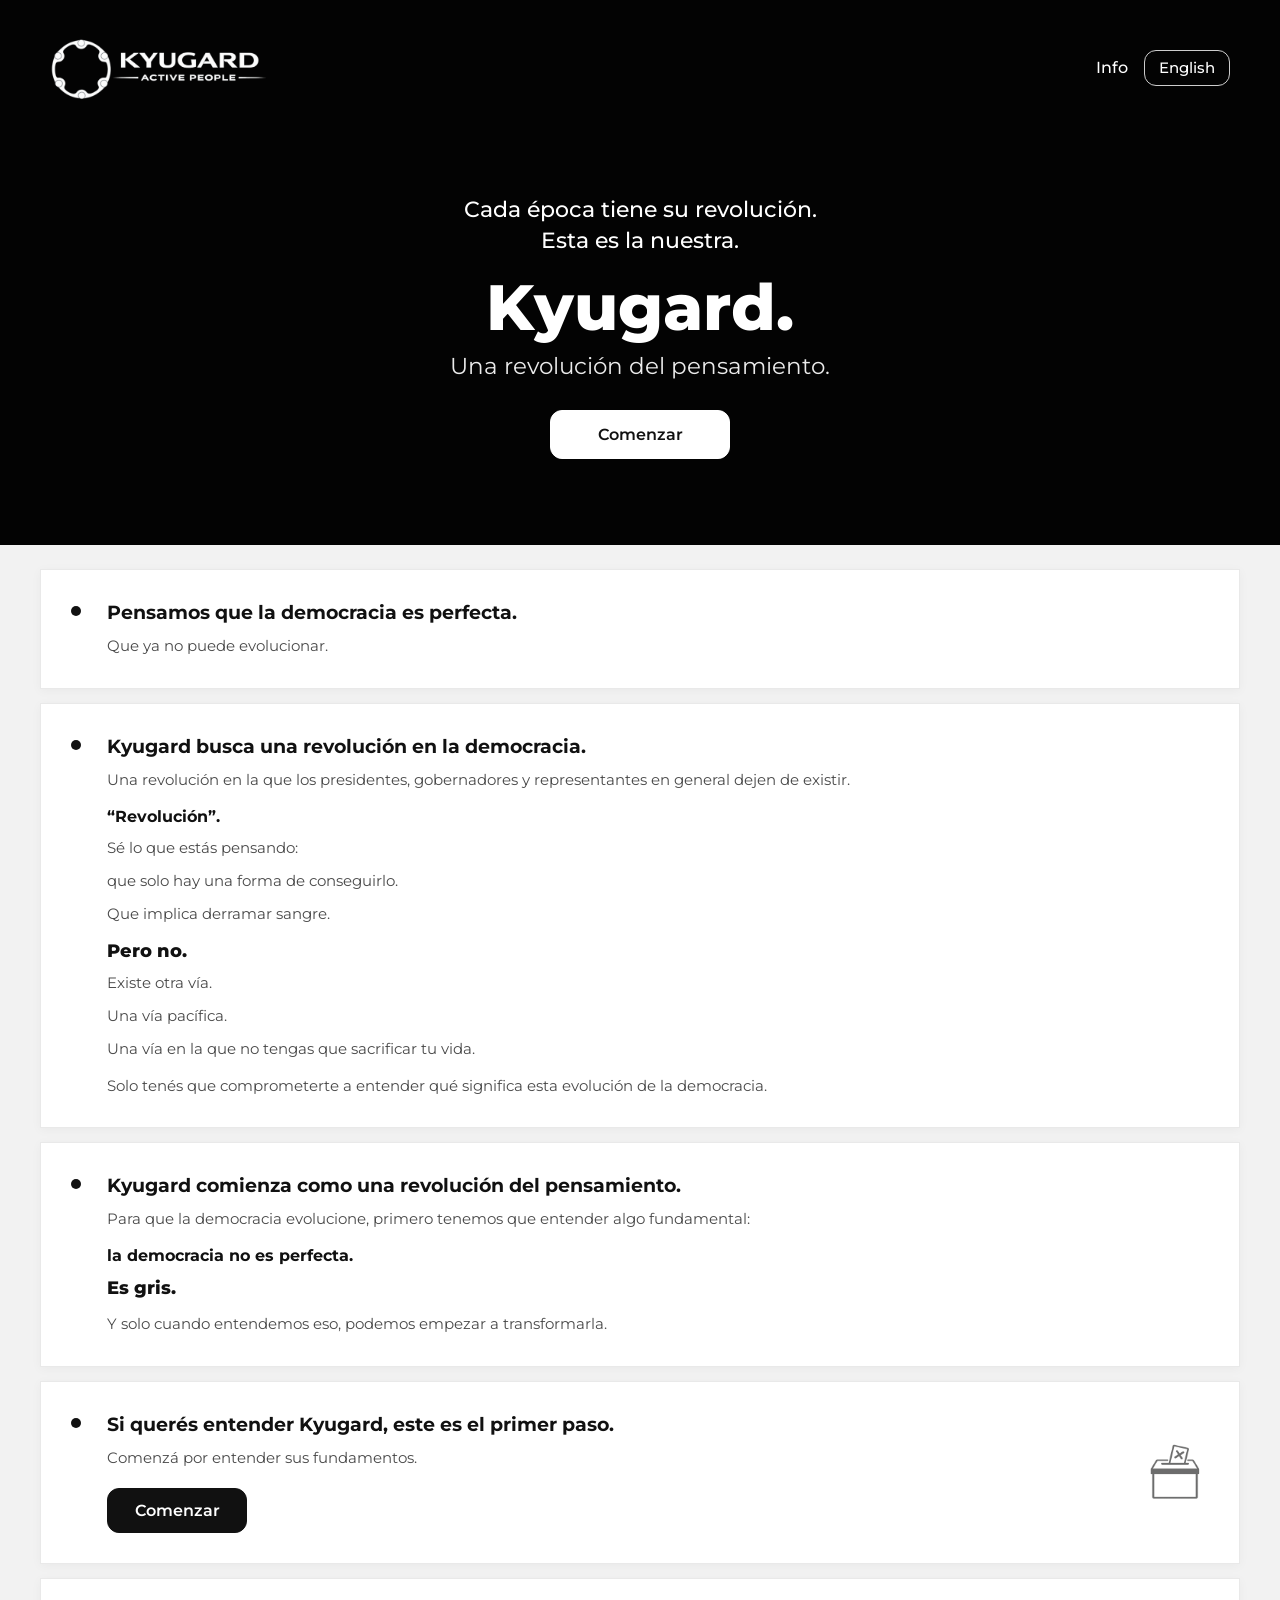
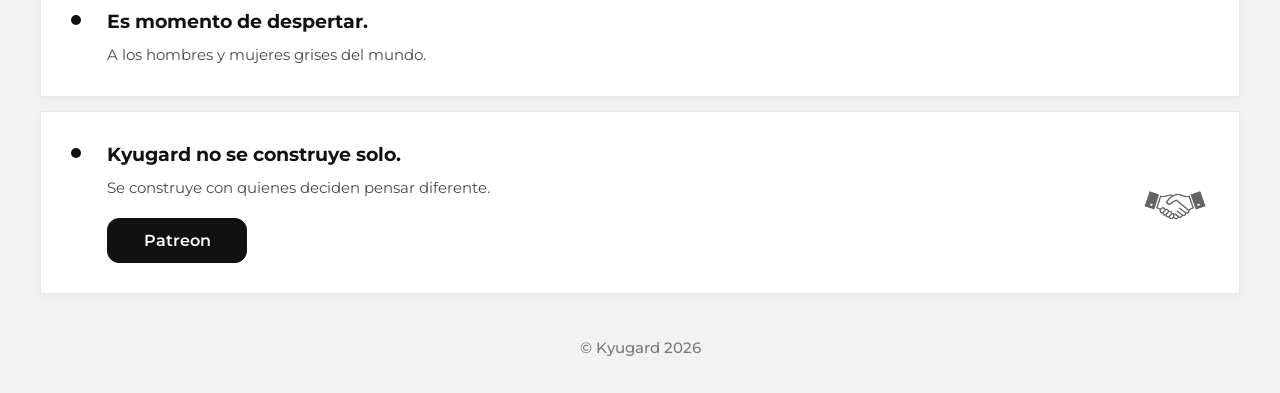
<file: index.html>
<!DOCTYPE html>
<html lang="es">
  <head>
  <link rel="icon" href="/favicon.png" />
<link rel="icon" href="/favicon.png" type="image/png">
  <meta charset="UTF-8" />
  <meta name="viewport" content="width=device-width, initial-scale=1.0" />
  <title>Kyugard</title>

  <link rel="preconnect" href="https://fonts.googleapis.com" />
  <link rel="preconnect" href="https://fonts.gstatic.com" crossorigin />
  <link
    href="https://fonts.googleapis.com/css2?family=Montserrat:wght@400;500;600;700;800&display=swap"
    rel="stylesheet"
  />

  <link rel="stylesheet" href="./css/site.css" />
</head>
<body data-page="home">
  <main class="page">

    <section class="hero">
      <header class="header">
        <a href="./index.html" class="logo-link" aria-label="Ir al inicio">
          <img src="./assets/logo.png" alt="Kyugard" class="logo" />
        </a>

        <nav class="top-nav" aria-label="Navegación principal">
          <a href="./info.html" class="nav-link" data-i18n="navInfo">Info</a>
          <button id="lang-btn" class="lang-btn" type="button">English</button>
        </nav>
      </header>

      <div class="hero-content">
        <p class="hero-kicker" data-i18n="heroKicker">
          Cada época tiene su revolución.<br>Esta es la nuestra.
        </p>

        <h1 class="hero-title" data-i18n="heroTitle">Kyugard.</h1>

        <p class="hero-subtitle" data-i18n="heroSubtitle">
          Una revolución del pensamiento.
        </p>

        <a href="./modules.html" class="hero-cta" data-i18n="start">Comenzar</a>
      </div>
    </section>

    <section class="content">

      <article class="card">
        <div class="card-inner">
          <div class="dot" aria-hidden="true"></div>
          <div class="card-text">
            <p class="card-main" data-i18n="block1Line1">
              Pensamos que la democracia es perfecta.
            </p>
            <p class="card-sub" data-i18n="block1Line2">
              Que ya no puede evolucionar.
            </p>
          </div>
        </div>
      </article>

      <article class="card card-manifest">
        <div class="card-inner">
          <div class="dot" aria-hidden="true"></div>
          <div class="card-text">
            <p class="card-main" data-i18n="manifest1">
              Kyugard busca una revolución en la democracia.
            </p>

            <p class="card-sub" data-i18n="manifest2">
              Una revolución en la que los presidentes, gobernadores y representantes en general dejen de existir.
            </p>

            <p class="card-emphasis" data-i18n="manifest3">“Revolución”.</p>

            <p class="card-sub" data-i18n="manifest4">
              Sé lo que estás pensando:
            </p>

            <p class="card-sub" data-i18n="manifest5">
              que solo hay una forma de conseguirlo.
            </p>

            <p class="card-sub" data-i18n="manifest6">
              Que implica derramar sangre.
            </p>

            <p class="card-break" data-i18n="manifest7">Pero no.</p>

            <p class="card-sub" data-i18n="manifest8">Existe otra vía.</p>
            <p class="card-sub" data-i18n="manifest9">Una vía pacífica.</p>
            <p class="card-sub" data-i18n="manifest10">
              Una vía en la que no tengas que sacrificar tu vida.
            </p>

            <p class="card-sub card-last" data-i18n="manifest11">
              Solo tenés que comprometerte a entender qué significa esta evolución de la democracia.
            </p>
          </div>
        </div>
      </article>

      <article class="card">
        <div class="card-inner">
          <div class="dot" aria-hidden="true"></div>
          <div class="card-text">
            <p class="card-main" data-i18n="idea1">
              Kyugard comienza como una revolución del pensamiento.
            </p>

            <p class="card-sub" data-i18n="idea2">
              Para que la democracia evolucione, primero tenemos que entender algo fundamental:
            </p>

            <p class="card-emphasis" data-i18n="idea3">
              la democracia no es perfecta.
            </p>

            <p class="card-break card-break-soft" data-i18n="idea4">Es gris.</p>

            <p class="card-sub card-last" data-i18n="idea5">
              Y solo cuando entendemos eso, podemos empezar a transformarla.
            </p>
          </div>
        </div>
      </article>

      <article class="card card-media-layout">
        <div class="card-inner">
          <div class="dot" aria-hidden="true"></div>

          <div class="card-text">
            <p class="card-main" data-i18n="course1">
              Si querés entender Kyugard, este es el primer paso.
            </p>

            <p class="card-sub" data-i18n="course2">
              Comenzá por entender sus fundamentos.
            </p>

            <a href="./modules.html" class="card-button" data-i18n="start">
              Comenzar
            </a>
          </div>

          <div class="card-media" aria-hidden="true">
            <img src="./assets/ballot-box.png" alt="" />
          </div>
        </div>
      </article>

      <article class="card">
        <div class="card-inner">
          <div class="dot" aria-hidden="true"></div>
          <div class="card-text">
            <p class="card-main" data-i18n="wake1">
              Es momento de despertar.
            </p>

            <p class="card-sub" data-i18n="wake2">
              A los hombres y mujeres grises del mundo.
            </p>
          </div>
        </div>
      </article>

      <article class="card card-media-layout">
        <div class="card-inner">
          <div class="dot" aria-hidden="true"></div>

          <div class="card-text">
            <p class="card-main" data-i18n="support1">
              Kyugard no se construye solo.
            </p>

            <p class="card-sub" data-i18n="support2">
              Se construye con quienes deciden pensar diferente.
            </p>

            <a
              href="https://patreon.com/kyugardofficial?utm_medium=unknown&utm_source=join_link&utm_campaign=creatorshare_creator&utm_content=copyLink
              target="_blank"
              rel="noopener noreferrer"
              class="card-button"
              data-i18n="patreon"
            >
              Patreon
            </a>
          </div>

          <div class="card-media" aria-hidden="true">
            <img src="./assets/handshake.png" alt="" />
          </div>
        </div>
      </article>

    </section>

    <footer class="footer">
      <p>© Kyugard 2026</p>
    </footer>

  </main>

  <script src="./js/site.js"></script>
</body>
</html>
</file>
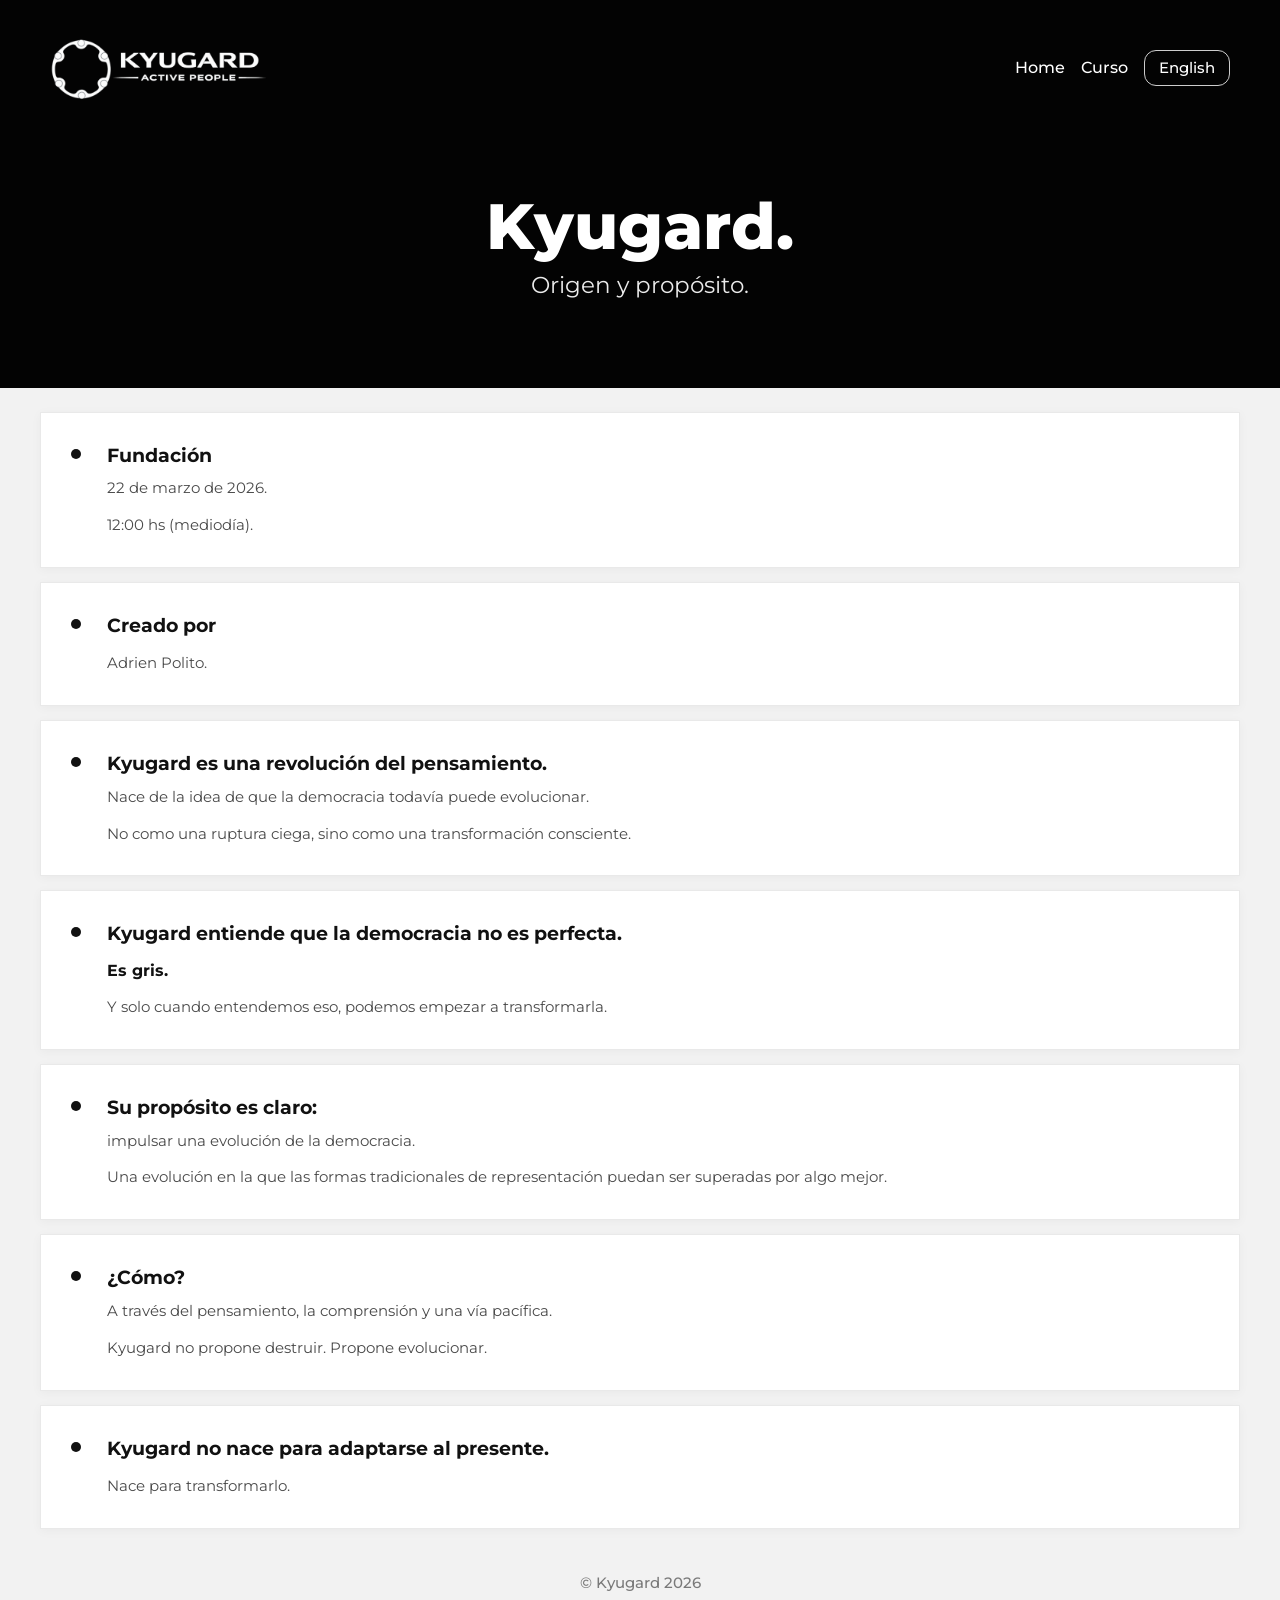
<file: info.html>
<!DOCTYPE html>
<html lang="es">
<head>
  <link rel="icon" href="/favicon.png" type="image/png">
<link rel="shortcut icon" href="/favicon.png">
  <meta charset="UTF-8" />
  <meta name="viewport" content="width=device-width, initial-scale=1.0" />
  <title>Kyugard | Info</title>

  <link rel="preconnect" href="https://fonts.googleapis.com" />
  <link rel="preconnect" href="https://fonts.gstatic.com" crossorigin />
  <link
    href="https://fonts.googleapis.com/css2?family=Montserrat:wght@400;500;600;700;800&display=swap"
    rel="stylesheet"
  />

  <link rel="stylesheet" href="./css/site.css" />
</head>
<body data-page="info">
  <main class="page">

    <section class="hero">
      <header class="header">
        <a href="./index.html" class="logo-link" aria-label="Ir al inicio">
          <img src="./assets/logo.png" alt="Kyugard" class="logo" />
        </a>

        <nav class="top-nav" aria-label="Navegación principal">
          <a href="./index.html" class="nav-link" data-i18n="navHome">Home</a>
          <a href="./modules.html" class="nav-link" data-i18n="navModules">Curso</a>
          <button id="lang-btn" class="lang-btn" type="button">English</button>
        </nav>
      </header>

      <div class="hero-content">
        <h1 class="hero-title" data-i18n="infoHeroTitle">Kyugard.</h1>
        <p class="hero-subtitle" data-i18n="infoHeroSub">Origen y propósito.</p>
      </div>
    </section>

    <section class="content">

      <!-- Fundación -->
      <article class="card">
        <div class="card-inner">
          <div class="dot"></div>
          <div class="card-text">
            <p class="card-main" data-i18n="foundationTitle">Fundación</p>
            <p class="card-sub" data-i18n="foundationDate">22 de marzo de 2026.</p>
            <p class="card-sub card-last" data-i18n="foundationTime">12:00 hs (mediodía).</p>
          </div>
        </div>
      </article>

      <!-- Autor -->
      <article class="card">
        <div class="card-inner">
          <div class="dot"></div>
          <div class="card-text">
            <p class="card-main" data-i18n="authorTitle">Creado por</p>
            <p class="card-sub card-last" data-i18n="authorName">Adrien Polito.</p>
          </div>
        </div>
      </article>

      <!-- Qué es -->
      <article class="card">
        <div class="card-inner">
          <div class="dot"></div>
          <div class="card-text">
            <p class="card-main" data-i18n="whatTitle">
              Kyugard es una revolución del pensamiento.
            </p>
            <p class="card-sub" data-i18n="whatText1">
              Nace de la idea de que la democracia todavía puede evolucionar.
            </p>
            <p class="card-sub card-last" data-i18n="whatText2">
              No como una ruptura ciega, sino como una transformación consciente.
            </p>
          </div>
        </div>
      </article>

      <!-- Comprensión -->
      <article class="card">
        <div class="card-inner">
          <div class="dot"></div>
          <div class="card-text">
            <p class="card-main" data-i18n="understandTitle">
              Kyugard entiende que la democracia no es perfecta.
            </p>
            <p class="card-emphasis" data-i18n="understandLine1">Es gris.</p>
            <p class="card-sub card-last" data-i18n="understandLine2">
              Y solo cuando entendemos eso, podemos empezar a transformarla.
            </p>
          </div>
        </div>
      </article>

      <!-- Propósito -->
      <article class="card">
        <div class="card-inner">
          <div class="dot"></div>
          <div class="card-text">
            <p class="card-main" data-i18n="purposeTitle">Su propósito es claro:</p>
            <p class="card-sub" data-i18n="purposeText1">
              impulsar una evolución de la democracia.
            </p>
            <p class="card-sub card-last" data-i18n="purposeText2">
              Una evolución en la que las formas tradicionales de representación puedan ser superadas por algo mejor.
            </p>
          </div>
        </div>
      </article>

      <!-- Cómo -->
      <article class="card">
        <div class="card-inner">
          <div class="dot"></div>
          <div class="card-text">
            <p class="card-main" data-i18n="howTitle">¿Cómo?</p>
            <p class="card-sub" data-i18n="howText1">
              A través del pensamiento, la comprensión y una vía pacífica.
            </p>
            <p class="card-sub card-last" data-i18n="howText2">
              Kyugard no propone destruir. Propone evolucionar.
            </p>
          </div>
        </div>
      </article>

      <!-- Cierre -->
      <article class="card">
        <div class="card-inner">
          <div class="dot"></div>
          <div class="card-text">
            <p class="card-main" data-i18n="closing1">
              Kyugard no nace para adaptarse al presente.
            </p>
            <p class="card-sub card-last" data-i18n="closing2">
              Nace para transformarlo.
            </p>
          </div>
        </div>
      </article>

    </section>

    <footer class="footer">
      <p>© Kyugard 2026</p>
    </footer>

  </main>

  <script src="./js/site.js"></script>
</body>
</html>
</file>
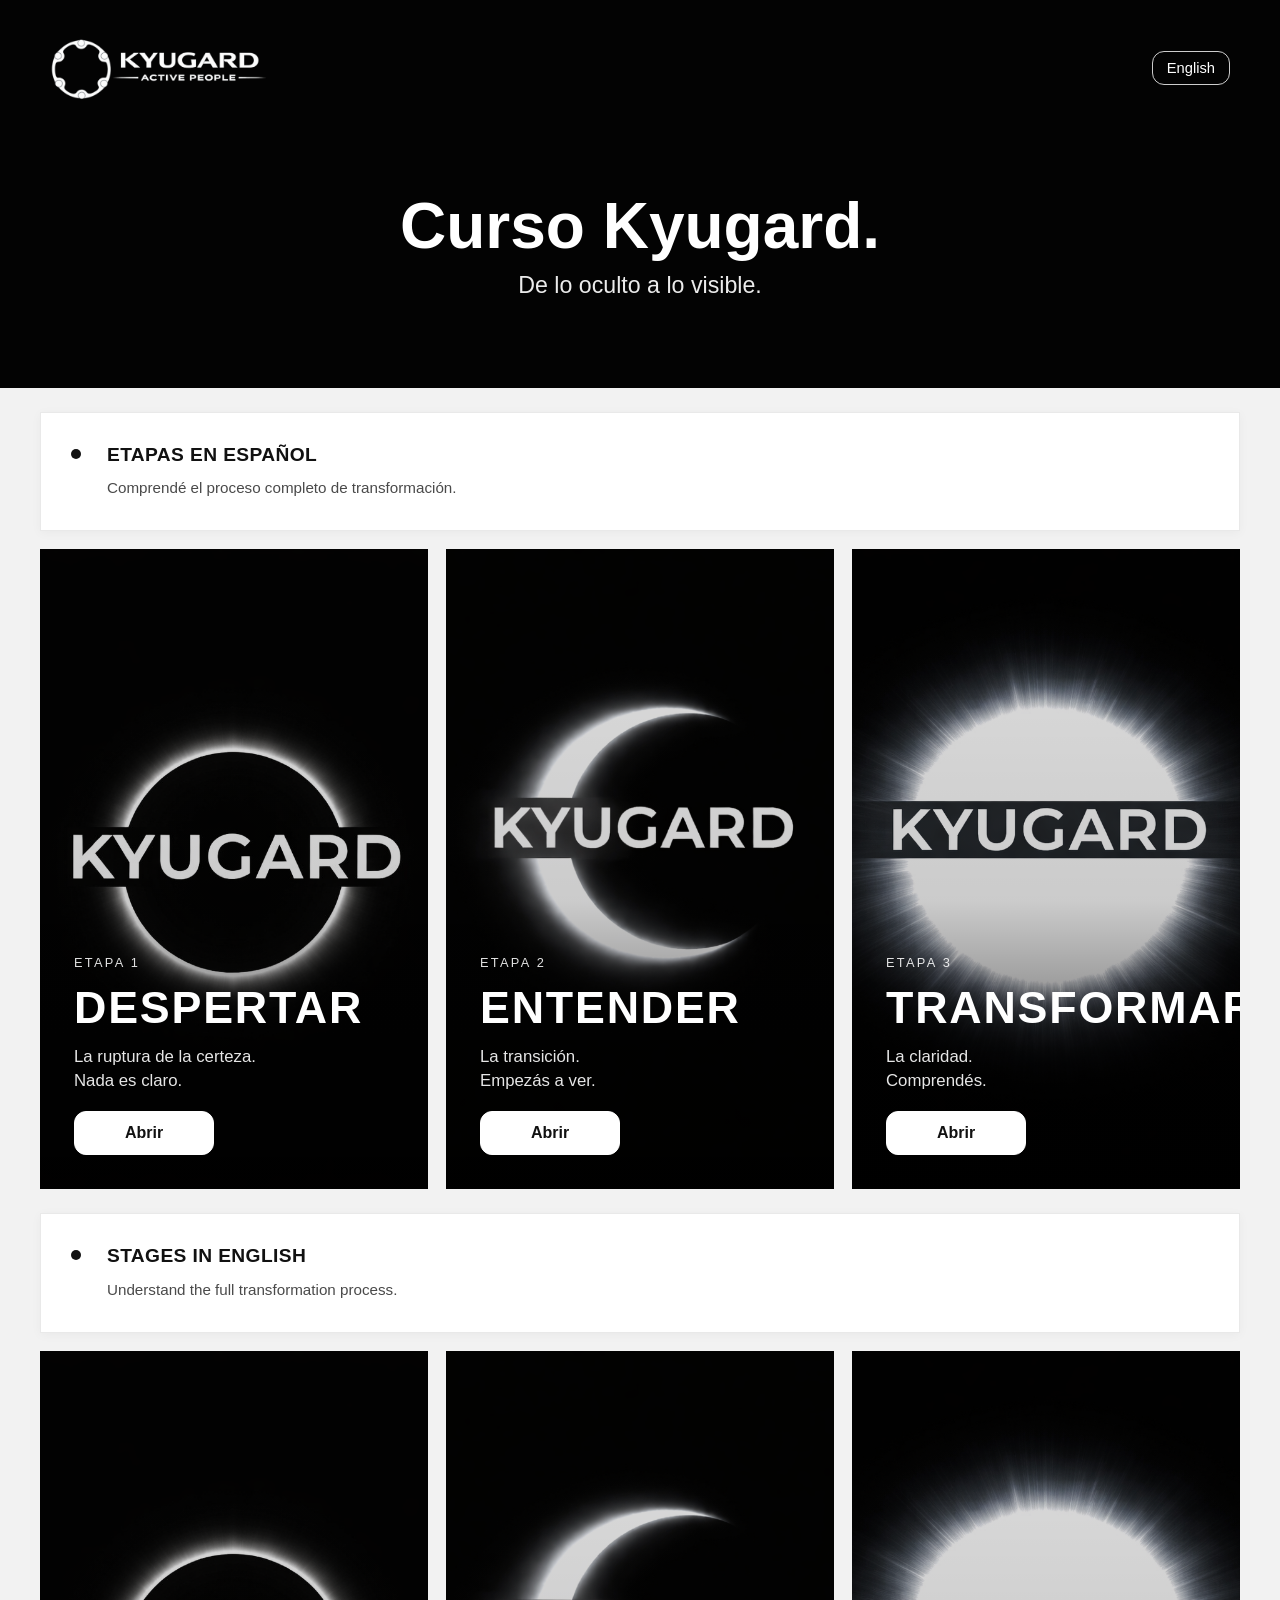
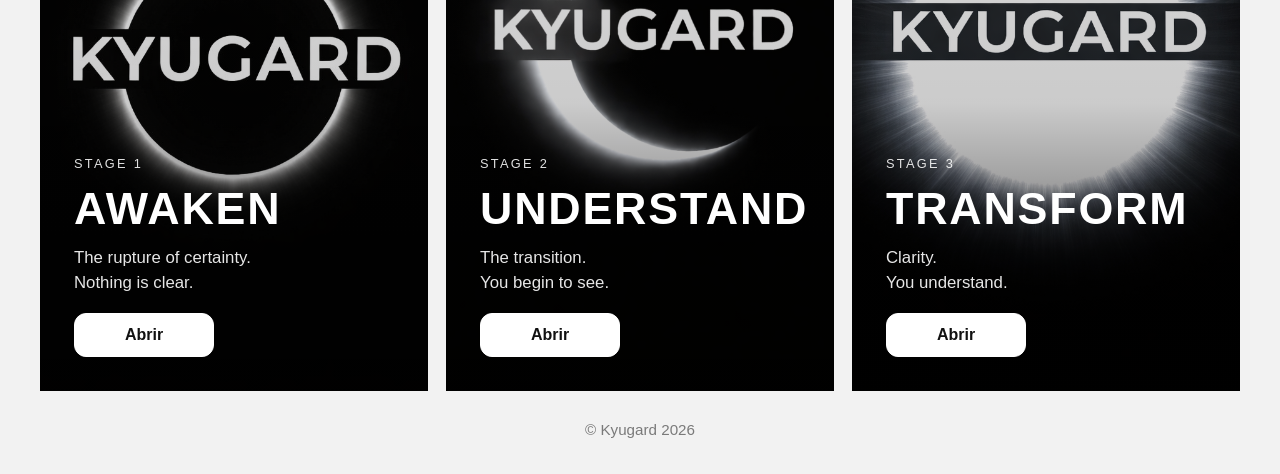
<file: modules.html>
<!DOCTYPE html>
<html lang="es">
<head>
  <link rel="icon" href="/favicon.png" type="image/png">
<link rel="shortcut icon" href="/favicon.png">
  <meta charset="UTF-8" />
  <meta name="viewport" content="width=device-width, initial-scale=1.0" />
  <title>Kyugard | Curso</title>

  <link rel="stylesheet" href="./css/site.css" />
</head>
<body>

  <section class="hero">
    <header class="header">
      <a href="./index.html" class="logo-link" aria-label="Ir al inicio">
        <img src="./assets/logo.png" alt="Kyugard" class="logo" />
      </a>

      <nav class="top-nav" aria-label="Opciones">
        <button id="lang-btn" class="lang-btn" type="button">English</button>
      </nav>
    </header>

    <div class="hero-content">
      <h1 class="hero-title" data-i18n="coursePageTitle">Curso Kyugard.</h1>
      <p class="hero-subtitle" data-i18n="coursePageSubtitle">De lo oculto a lo visible.</p>
    </div>
  </section>

  <section class="modules-summary">
    <article class="card">
      <div class="card-inner">
        <div class="dot"></div>
        <div class="card-text">
          <p class="card-main" data-i18n="stagesEsTitle">Etapas en español</p>
          <p class="card-sub" data-i18n="stagesEsText">
            Comprendé el proceso completo de transformación.
          </p>
        </div>
      </div>
    </article>
  </section>

  <section class="course-grid">

    <a href="./pdf/etapa1_es.pdf" target="_blank" class="course-stage">
      <img src="./assets/etapa1.png" alt="Etapa 1 Despertar" class="course-stage-image" />
      <div class="course-stage-overlay"></div>
      <div class="course-stage-content">
        <p class="course-stage-step" data-i18n="stage1Step">Etapa 1</p>
        <h2 class="course-stage-title" data-i18n="stage1Title">Despertar</h2>
        <p class="course-stage-text" data-i18n="stage1Text">
          La ruptura de la certeza.<br />
          Nada es claro.
        </p>
        <span class="course-button" data-i18n="openPdf">Abrir</span>
      </div>
    </a>

    <a href="./pdf/etapa2_es.pdf" target="_blank" class="course-stage">
      <img src="./assets/etapa2.png" alt="Etapa 2 Entender" class="course-stage-image" />
      <div class="course-stage-overlay"></div>
      <div class="course-stage-content">
        <p class="course-stage-step" data-i18n="stage2Step">Etapa 2</p>
        <h2 class="course-stage-title" data-i18n="stage2Title">Entender</h2>
        <p class="course-stage-text" data-i18n="stage2Text">
          La transición.<br />
          Empezás a ver.
        </p>
        <span class="course-button" data-i18n="openPdf">Abrir</span>
      </div>
    </a>

    <a href="./pdf/etapa3_es.pdf" target="_blank" class="course-stage">
      <img src="./assets/etapa3.png" alt="Etapa 3 Transformar" class="course-stage-image" />
      <div class="course-stage-overlay"></div>
      <div class="course-stage-content">
        <p class="course-stage-step" data-i18n="stage3Step">Etapa 3</p>
        <h2 class="course-stage-title" data-i18n="stage3Title">Transformar</h2>
        <p class="course-stage-text" data-i18n="stage3Text">
          La claridad.<br />
          Comprendés.
        </p>
        <span class="course-button" data-i18n="openPdf">Abrir</span>
      </div>
    </a>

  </section>

  <section class="modules-summary">
    <article class="card">
      <div class="card-inner">
        <div class="dot"></div>
        <div class="card-text">
          <p class="card-main" data-i18n="stagesEnTitle">Stages in English</p>
          <p class="card-sub" data-i18n="stagesEnText">
            Understand the full transformation process.
          </p>
        </div>
      </div>
    </article>
  </section>

  <section class="course-grid">

    <a href="./pdf/etapa1_en.pdf" target="_blank" class="course-stage">
      <img src="./assets/etapa1.png" alt="Stage 1 Awaken" class="course-stage-image" />
      <div class="course-stage-overlay"></div>
      <div class="course-stage-content">
        <p class="course-stage-step" data-i18n="enStage1Step">Stage 1</p>
        <h2 class="course-stage-title" data-i18n="enStage1Title">Awaken</h2>
        <p class="course-stage-text" data-i18n="enStage1Text">
          The rupture of certainty.<br />
          Nothing is clear.
        </p>
        <span class="course-button" data-i18n="openPdf">Open</span>
      </div>
    </a>

    <a href="./pdf/etapa2_en.pdf" target="_blank" class="course-stage">
      <img src="./assets/etapa2.png" alt="Stage 2 Understand" class="course-stage-image" />
      <div class="course-stage-overlay"></div>
      <div class="course-stage-content">
        <p class="course-stage-step" data-i18n="enStage2Step">Stage 2</p>
        <h2 class="course-stage-title" data-i18n="enStage2Title">Understand</h2>
        <p class="course-stage-text" data-i18n="enStage2Text">
          The transition.<br />
          You begin to see.
        </p>
        <span class="course-button" data-i18n="openPdf">Open</span>
      </div>
    </a>

    <a href="./pdf/etapa3_en.pdf" target="_blank" class="course-stage">
      <img src="./assets/etapa3.png" alt="Stage 3 Transform" class="course-stage-image" />
      <div class="course-stage-overlay"></div>
      <div class="course-stage-content">
        <p class="course-stage-step" data-i18n="enStage3Step">Stage 3</p>
        <h2 class="course-stage-title" data-i18n="enStage3Title">Transform</h2>
        <p class="course-stage-text" data-i18n="enStage3Text">
          Clarity.<br />
          You understand.
        </p>
        <span class="course-button" data-i18n="openPdf">Open</span>
      </div>
    </a>

  </section>

  <footer class="footer">
    <p>© Kyugard 2026</p>
  </footer>

  <script src="./js/site.js"></script>
</body>
</html>
</file>
<file: css/site.css>
* {
  box-sizing: border-box;
  margin: 0;
  padding: 0;
}

:root {
  --black: #030303;
  --page: #f2f2f2;
  --card: #ffffff;
  --text: #111111;
  --soft: #4a4a4a;
  --border: #e9e9e9;
  --shadow: 0 2px 10px rgba(0, 0, 0, 0.04);
}

html {
  scroll-behavior: smooth;
}

html,
body {
  width: 100%;
  overflow-x: hidden;
}

body {
  background: var(--page);
  color: var(--text);
  font-family: "Montserrat", sans-serif;
}

a {
  color: inherit;
  text-decoration: none;
}

button {
  font: inherit;
  background: none;
  border: none;
}

img {
  max-width: 100%;
  display: block;
}

.page {
  width: 100%;
}

/* =========================
   HERO / HEADER
========================= */

.hero {
  width: 100%;
  background: var(--black);
  color: #ffffff;
  padding: 22px 16px 60px;
}

.header {
  width: 100%;
  max-width: 1180px;
  margin: 0 auto;
  display: flex;
  align-items: center;
  justify-content: space-between;
  gap: 16px;
}

.logo-link {
  display: inline-flex;
  align-items: center;
  flex-shrink: 0;
}

.logo {
  width: 155px;
  height: auto;
}

.top-nav {
  display: flex;
  align-items: center;
  justify-content: flex-end;
  gap: 12px;
}

.nav-link {
  color: #ffffff;
  font-size: 0.95rem;
  font-weight: 500;
  white-space: nowrap;
}

.lang-btn {
  color: #ffffff;
  border: 1px solid rgba(255, 255, 255, 0.8);
  border-radius: 12px;
  padding: 6px 12px;
  cursor: pointer;
  font-size: 0.85rem;
  font-weight: 500;
  white-space: nowrap;
}

.hero-content {
  width: 100%;
  max-width: 980px;
  margin: 64px auto 0;
  text-align: center;
}

.hero-kicker {
  font-size: clamp(1rem, 2vw, 1.4rem);
  line-height: 1.4;
  font-weight: 500;
}

.hero-title {
  margin-top: 18px;
  font-size: clamp(2.2rem, 5vw, 4.7rem);
  line-height: 1.02;
  font-weight: 800;
}

.hero-subtitle {
  margin-top: 10px;
  font-size: clamp(1rem, 2vw, 1.45rem);
  line-height: 1.4;
  font-weight: 400;
  color: rgba(255, 255, 255, 0.92);
}

.hero-cta,
.card-button,
.course-button {
  display: inline-flex;
  align-items: center;
  justify-content: center;
  border-radius: 12px;
  font-weight: 600;
  transition: transform 0.2s ease, opacity 0.2s ease;
}

.hero-cta:hover,
.card-button:hover,
.course-button:hover,
.lang-btn:hover {
  opacity: 0.9;
}

.hero-cta {
  margin-top: 28px;
  min-width: 180px;
  padding: 14px 24px;
  background: #ffffff;
  color: #111111;
  border: 1px solid #ffffff;
}

/* =========================
   CONTENT / CARDS
========================= */

.content {
  width: min(1100px, calc(100% - 16px));
  margin: 16px auto 0;
}

.card {
  width: 100%;
  background: var(--card);
  border: 1px solid var(--border);
  box-shadow: var(--shadow);
  margin-bottom: 12px;
}

.card-inner {
  display: grid;
  grid-template-columns: 14px 1fr;
  column-gap: 12px;
  align-items: start;
  padding: 18px 14px;
}

.card-media-layout .card-inner {
  grid-template-columns: 14px 1fr 50px;
}

.dot {
  width: 10px;
  height: 10px;
  margin-top: 6px;
  border-radius: 50%;
  background: #111111;
}

.card-main {
  font-size: clamp(1rem, 1.5vw, 1.45rem);
  line-height: 1.3;
  font-weight: 700;
}

.card-sub {
  margin-top: 10px;
  font-size: clamp(0.95rem, 1.1vw, 1.1rem);
  line-height: 1.5;
  color: var(--soft);
}

.card-emphasis {
  margin-top: 14px;
  font-size: clamp(1rem, 1.2vw, 1.15rem);
  line-height: 1.35;
  font-weight: 700;
}

.card-break {
  margin-top: 14px;
  font-size: clamp(1.05rem, 1.4vw, 1.25rem);
  line-height: 1.25;
  font-weight: 800;
}

.card-break-soft {
  margin-top: 10px;
}

.card-last {
  margin-top: 14px;
}

.card-button {
  margin-top: 18px;
  min-width: 140px;
  padding: 12px 18px;
  background: #111111;
  color: #ffffff;
  border: 1px solid #111111;
}

.card-media-layout .card-inner {
  grid-template-columns: 14px 1fr 50px;
}

/* =========================
   COURSE
========================= */

.course-hero-image {
  width: 100%;
  max-width: 360px;
  margin: 30px auto 0;
}

.course-grid {
  width: min(1180px, calc(100% - 16px));
  margin: 18px auto 0;
  display: grid;
  grid-template-columns: 1fr;
  gap: 14px;
}

.course-stage {
  position: relative;
  overflow: hidden;
  border-radius: 0;
  background: #000000;
  min-height: 420px;
}

.course-stage-image {
  width: 100%;
  height: 100%;
  object-fit: cover;
}

.course-stage-overlay {
  position: absolute;
  inset: 0;
  background: linear-gradient(
    to top,
    rgba(0, 0, 0, 0.82) 0%,
    rgba(0, 0, 0, 0.2) 45%,
    rgba(0, 0, 0, 0.12) 100%
  );
}

.course-stage-content {
  position: absolute;
  left: 24px;
  right: 24px;
  bottom: 28px;
  color: #ffffff;
}

.course-stage-step {
  font-size: 0.8rem;
  letter-spacing: 0.18em;
  text-transform: uppercase;
  opacity: 0.88;
}

.course-stage-title {
  margin-top: 14px;
  font-size: clamp(1.8rem, 4vw, 2.8rem);
  line-height: 1.05;
  font-weight: 700;
  letter-spacing: 0.04em;
  text-transform: uppercase;
}

.course-stage-text {
  margin-top: 14px;
  font-size: 1rem;
  line-height: 1.45;
  color: rgba(255, 255, 255, 0.9);
}

.course-button {
  margin-top: 18px;
  min-width: 140px;
  padding: 12px 18px;
  background: #ffffff;
  color: #111111;
  border: 1px solid #ffffff;
}

/* =========================
   COURSE BLOCK SUMMARY
========================= */

.modules-summary {
  width: min(1100px, calc(100% - 16px));
  margin: 16px auto 0;
}

.modules-summary .card-main {
  text-transform: uppercase;
  letter-spacing: 0.02em;
}

/* =========================
   FOOTER
========================= */

.footer {
  padding: 30px 16px 36px;
  text-align: center;
}

.footer p {
  font-size: 0.95rem;
  color: #7a7a7a;
  font-weight: 500;
}

/* =========================
   TABLET
========================= */

@media (min-width: 700px) {
  .hero {
    padding: 28px 22px 72px;
  }

  .logo {
    width: 185px;
  }

  .hero-content {
    margin-top: 82px;
  }

  .content,
  .modules-summary {
    width: min(1180px, calc(100% - 28px));
  }

  .card-inner {
    padding: 24px 20px;
    column-gap: 16px;
    grid-template-columns: 16px 1fr;
  }

  .card-media-layout .card-inner {
    grid-template-columns: 16px 1fr 84px;
  }

  .card-media {
    display: flex;
    justify-content: flex-end;
    align-items: center;
    align-self: center;
  }

  .card-media img {
    width: 58px;
    height: 58px;
    object-fit: contain;
    opacity: 0.95;
  }

  .course-grid {
    width: min(1180px, calc(100% - 28px));
    gap: 18px;
  }

  .course-stage {
    min-height: 500px;
  }

  .course-stage-content {
    left: 32px;
    right: 32px;
    bottom: 34px;
  }
}

/* =========================
   DESKTOP
========================= */

@media (min-width: 1024px) {
  .hero {
    padding: 34px 34px 86px;
  }

  .logo {
    width: 220px;
  }

  .top-nav {
    gap: 16px;
  }

  .nav-link {
    font-size: 1rem;
  }

  .lang-btn {
    font-size: 0.92rem;
    padding: 8px 14px;
  }

  .hero-content {
    margin-top: 92px;
  }

  .content,
  .modules-summary {
    width: min(1200px, calc(100% - 44px));
    margin-top: 24px;
  }

  .card {
    margin-bottom: 14px;
  }

  .card-inner {
    padding: 30px 30px;
    column-gap: 18px;
    grid-template-columns: 18px 1fr;
  }

  .card-media-layout .card-inner {
    grid-template-columns: 18px 1fr 90px;
  }

  .card-media img {
    width: 68px;
    height: 68px;
  }

  .course-grid {
    width: min(1200px, calc(100% - 44px));
    grid-template-columns: repeat(3, 1fr);
    align-items: stretch;
  }

  .course-stage {
    min-height: 640px;
  }

  .course-stage-content {
    left: 34px;
    right: 34px;
    bottom: 34px;
  }

  .course-stage-text {
    font-size: 1.05rem;
  }
}
</file>
